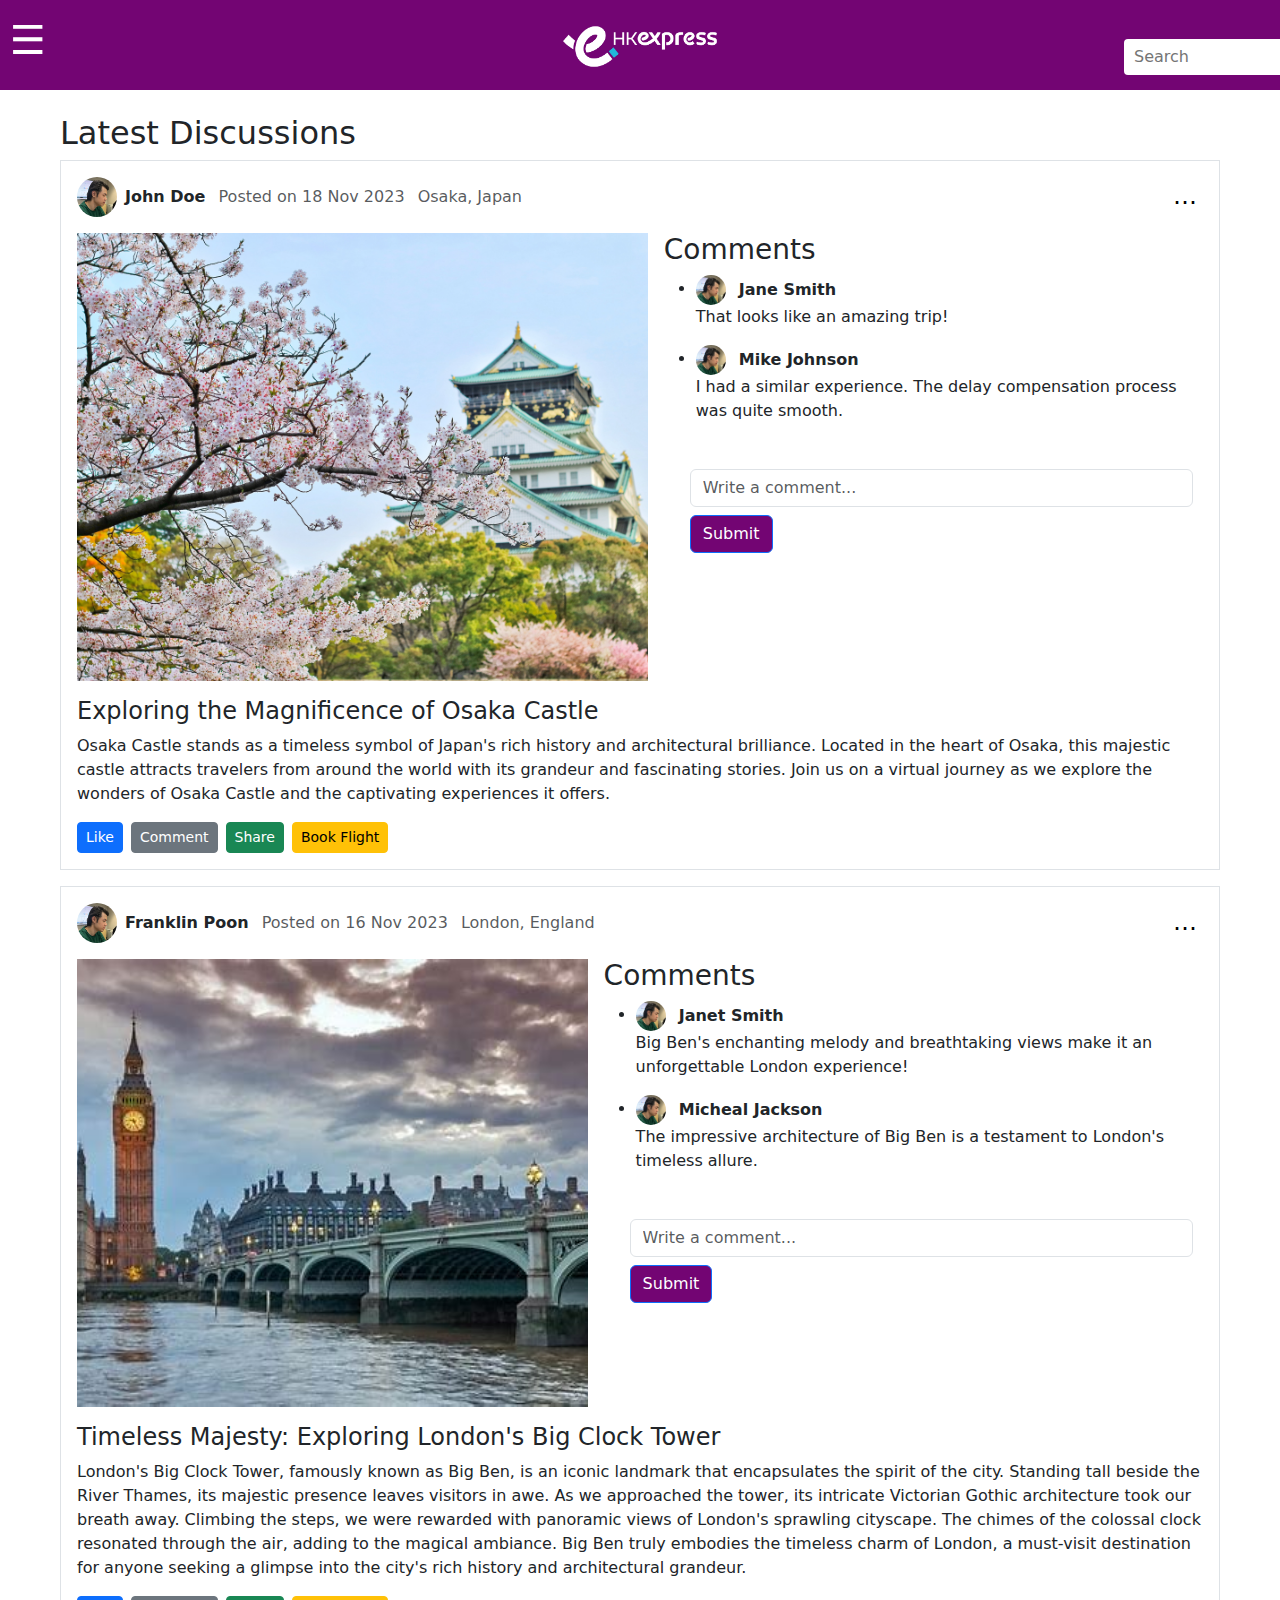
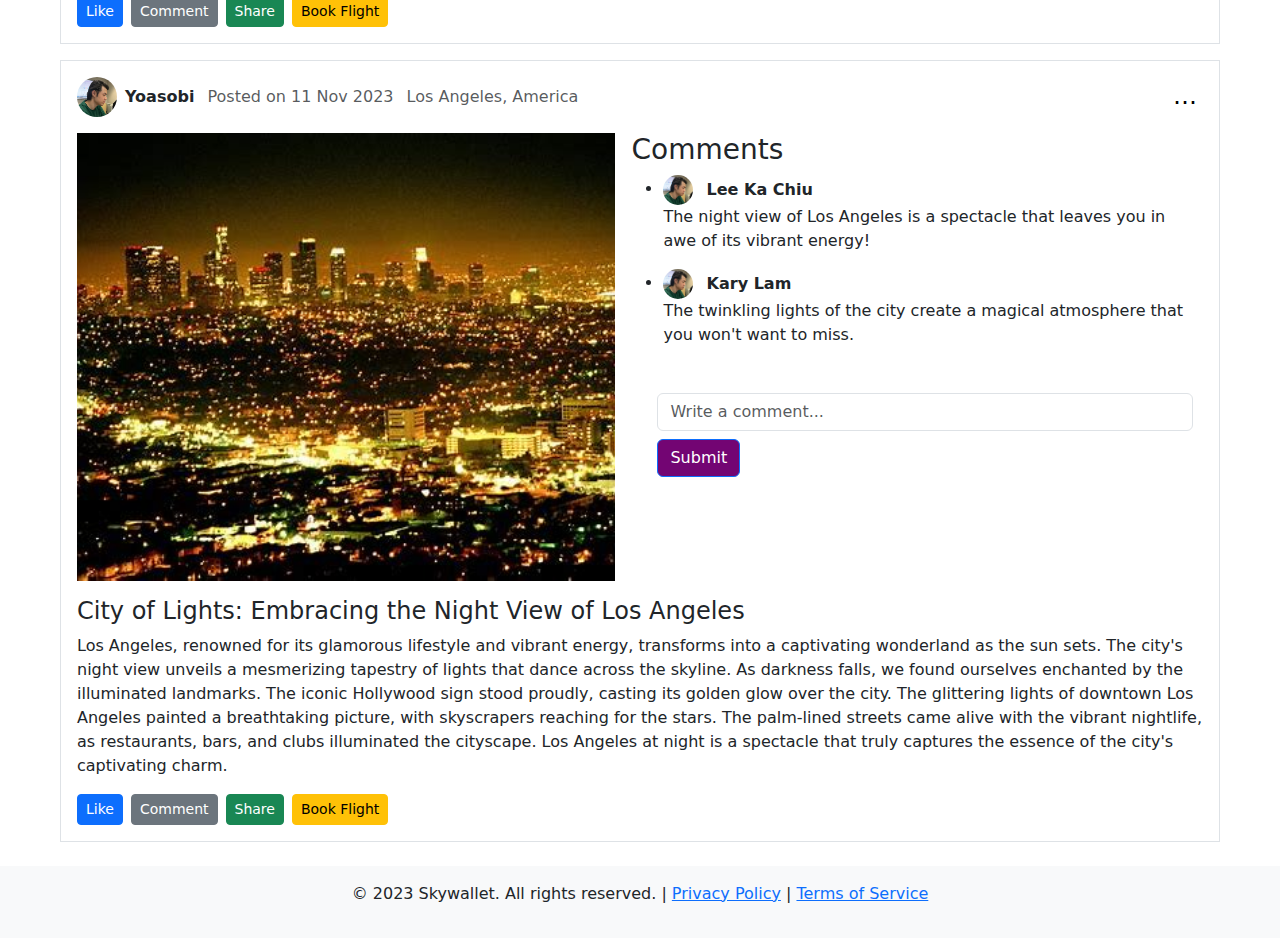
<file: public/index.html>
<!DOCTYPE html>
<html lang="en">
<head>
    <meta charset="UTF-8">
    <meta name="viewport" content="width=device-width, initial-scale=1.0">
    <title>HK Express Customer Forum</title>
    <link href="https://cdn.jsdelivr.net/npm/bootstrap@5.1.3/dist/css/bootstrap.min.css" rel="stylesheet">
    <link rel="stylesheet" href="../src/styles/main.css">
    <link rel="stylesheet" href="../src/styles/sidebar.css">
    <link href="https://cdnjs.cloudflare.com/ajax/libs/font-awesome/5.15.4/css/all.min.css" rel="stylesheet">
    <link rel="stylesheet" href="../src/styles/comment_section.css">
</head>
<body>
    <div class="toggle-button" id="toggleButton">&#9776;</div>
    <nav class="sidebar" id="sidebar">
        <ul>
            <li><a href="index.html" class="nav-link"><i class="fas fa-comments"></i> Forum</a></li>
            <li><a href="about.html" class="nav-link"><i class="fas fa-info-circle"></i> About</a></li>
            <li><a href="liked_post.html" class="nav-link"><i class="fas fa-heart"></i> Liked Posts</a></li>
            <li><a href="create_post.html" class="nav-link"><i class="fas fa-pen"></i> Create Post</a></li>
            <li class="active"><a href="rank.html" class="nav-link"><i class="fas fa-star"></i> Rank</a></li>
            <li><a href="chatbot.html" class="nav-link"><i class="fas fa-robot"></i> Chatbot</a></li>
            <li><a href="contact.html" class="nav-link"><i class="fas fa-envelope"></i> Contact Us</a></li>
        </ul>
    </nav>

    <header class="text-center p-4 header-black">
        <div class="container d-flex justify-content-between align-items-center"></div>
            <a href="https://www.hkexpress.com/zh-hk/?utm_source=google&utm_medium=paidsearch&gad_source=1&gclid=CjwKCAiAu9yqBhBmEiwAHTx5p8QAQpdoinN2Rg3JcKk1QZKlxifUMTWsedCQHCWiCemt1-p6A79J4RoCXR0QAvD_BwE" target="_blank">
                <img src="../src/components/images/HKE_Logo_EN_RGB_reversed.png" alt="HK Express" class="header-logo">
            </a>
            <span>
                <form class="header-search">
                    <input type="text" placeholder="Search">
                    <button type="submit">Go</button>
                </form>
            </span>
        </div>
    </header>
      
    <main class="container my-4">
        <section>
            <h2>Latest Discussions</h2>
            <div class="discussion border p-3 mb-3">
              <div class="d-flex justify-content-between mb-3">
                <div class="d-flex align-items-center">
                    <img src="../src/components/images/user_icon.jpeg" alt="User Icon" class="user-icon me-2" style="width: 40px; height: 40px; border-radius: 50%;">
                    <div>
                        <strong>John Doe</strong>
                        <span class="ms-2 text-muted">Posted on 18 Nov 2023</span>
                        <span class="ms-2 text-muted">Osaka, Japan</span>
                    </div>
                </div>
                <div class="position-relative">
                  <button class="more-options-button" aria-label="More options">&#8230;</button>
                  <div class="dropdown-menu" aria-labelledby="more-options-button">
                      <a class="dropdown-item" href="#">Report</a>
                      <a class="dropdown-item" href="#">Add to Favorite</a>
                      <a class="dropdown-item" href="#">Copy Link to...</a>
                      <a class="dropdown-item" href="#">About This Account</a>
                  </div>
                </div>
            </div>
            <div class="d-flex">
                <div>
                  <img src="../src/components/images/osaka.jpg" alt="Post Photo" class="img-fluid mb-3 post-photo" style="width: 55vw; min-width: 330px; height: 35vw; min-height: 330px;">
                </div>
                <div class="comment-section ms-3">
                    <h3>Comments</h3>
                    <ul id="commentList" class="comments-list">
                        <li class="comment">
                            <div class="comment-user">
                                <img src="../src/components/images/user_icon.jpeg" alt="User Icon" class="user-icon me-2" style="width: 30px; height: 30px; border-radius: 50%;">
                                <strong>Jane Smith</strong>
                            </div>
                            <p class="comment-text">That looks like an amazing trip!</p>
                        </li>
                        <li class="comment">
                            <div class="comment-user">
                                <img src="../src/components/images/user_icon.jpeg" alt="User Icon" class="user-icon me-2" style="width: 30px; height: 30px; border-radius: 50%;">
                                <strong>Mike Johnson</strong>
                            </div>
                            <p class="comment-text">I had a similar experience. The delay compensation process was quite smooth.</p>
                        </li>
                    </ul>
                    <div class="comment-form-container ms-3">
                        <form id="commentForm1" class="comment-form" onsubmit="submitComment(event)">
                            <input type="text" id="commentInput" class="form-control mt-3" placeholder="Write a comment...">
                            <button type="submit" class="btn btn-primary mt-2" style="background-color: rgb(115, 5, 115);">Submit</button>
                        </form>
                    </div>
                </div>
              </div>
              <h4>Exploring the Magnificence of Osaka Castle</h4>
              <p>Osaka Castle stands as a timeless symbol of Japan's rich history and architectural brilliance. Located in the heart of Osaka, this majestic castle attracts travelers from around the world with its grandeur and fascinating stories. Join us on a virtual journey as we explore the wonders of Osaka Castle and the captivating experiences it offers.</p>
              <div class="d-flex justify-content-start">
                  <button class="btn btn-primary btn-sm me-2">Like</button>
                  <button class="btn btn-secondary btn-sm me-2">Comment</button>
                  <button class="btn btn-success btn-sm me-2">Share</button>
                  <button class="btn btn-warning btn-sm" onclick="window.location.href='book-flight.html'">Book Flight</button>
              </div>
          </div>

          <div class="discussion border p-3 mb-3">
            <div class="d-flex justify-content-between mb-3">
              <div class="d-flex align-items-center">
                  <img src="../src/components/images/user_icon.jpeg" alt="User Icon" class="user-icon me-2" style="width: 40px; height: 40px; border-radius: 50%;">
                  <div>
                      <strong>Franklin Poon</strong>
                      <span class="ms-2 text-muted">Posted on 16 Nov 2023</span>
                      <span class="ms-2 text-muted">London, England</span>
                  </div>
              </div>
              <div class="position-relative">
                <button class="more-options-button" aria-label="More options">&#8230;</button>
                <div class="dropdown-menu" aria-labelledby="more-options-button">
                    <a class="dropdown-item" href="#">Report</a>
                    <a class="dropdown-item" href="#">Add to Favorite</a>
                    <a class="dropdown-item" href="#">Copy Link to...</a>
                    <a class="dropdown-item" href="#">About This Account</a>
                </div>
              </div>
          </div>
          <div class="d-flex">
              <div>
                <img src="../src/components/images/london.jpeg" alt="Post Photo" class="img-fluid mb-3 post-photo" style="width: 55vw; min-width: 330px; height: 35vw; min-height: 330px;">
              </div>
              <div class="comment-section ms-3">
                  <h3>Comments</h3>
                  <ul id="commentList" class="comments-list">
                      <li class="comment">
                          <div class="comment-user">
                              <img src="../src/components/images/user_icon.jpeg" alt="User Icon" class="user-icon me-2" style="width: 30px; height: 30px; border-radius: 50%;">
                              <strong>Janet Smith</strong>
                          </div>
                          <p class="comment-text">Big Ben's enchanting melody and breathtaking views make it an unforgettable London experience!</p>
                      </li>
                      <li class="comment">
                          <div class="comment-user">
                              <img src="../src/components/images/user_icon.jpeg" alt="User Icon" class="user-icon me-2" style="width: 30px; height: 30px; border-radius: 50%;">
                              <strong>Micheal Jackson</strong>
                          </div>
                          <p class="comment-text">The impressive architecture of Big Ben is a testament to London's timeless allure.</p>
                      </li>
                  </ul>
                  <div class="comment-form-container ms-3">
                      <form id="commentForm" class="comment-form" onsubmit="submitComment(event)">
                          <input type="text" id="commentInput" class="form-control mt-3" placeholder="Write a comment...">
                          <button type="submit" class="btn btn-primary mt-2" style="background-color: rgb(115, 5, 115);">Submit</button>
                      </form>
                  </div>
              </div>
            </div>
            <h4>Timeless Majesty: Exploring London's Big Clock Tower</h4>
            <p>London's Big Clock Tower, famously known as Big Ben, is an iconic landmark that encapsulates the spirit of the city. Standing tall beside the River Thames, its majestic presence leaves visitors in awe. As we approached the tower, its intricate Victorian Gothic architecture took our breath away. Climbing the steps, we were rewarded with panoramic views of London's sprawling cityscape. The chimes of the colossal clock resonated through the air, adding to the magical ambiance. Big Ben truly embodies the timeless charm of London, a must-visit destination for anyone seeking a glimpse into the city's rich history and architectural grandeur.</p>
            <div class="d-flex justify-content-start">
                <button class="btn btn-primary btn-sm me-2">Like</button>
                <button class="btn btn-secondary btn-sm me-2">Comment</button>
                <button class="btn btn-success btn-sm me-2">Share</button>
                <button class="btn btn-warning btn-sm" onclick="window.location.href='book-flight.html'">Book Flight</button>
            </div>
        </div>

        <div class="discussion border p-3 mb-3">
            <div class="d-flex justify-content-between mb-3">
              <div class="d-flex align-items-center">
                  <img src="../src/components/images/user_icon.jpeg" alt="User Icon" class="user-icon me-2" style="width: 40px; height: 40px; border-radius: 50%;">
                  <div>
                      <strong>Yoasobi</strong>
                      <span class="ms-2 text-muted">Posted on 11 Nov 2023</span>
                      <span class="ms-2 text-muted">Los Angeles, America</span>
                  </div>
              </div>
              <div class="position-relative">
                <button class="more-options-button" aria-label="More options">&#8230;</button>
                <div class="dropdown-menu" aria-labelledby="more-options-button">
                    <a class="dropdown-item" href="#">Report</a>
                    <a class="dropdown-item" href="#">Add to Favorite</a>
                    <a class="dropdown-item" href="#">Copy Link to...</a>
                    <a class="dropdown-item" href="#">About This Account</a>
                </div>
              </div>
          </div>
          <div class="d-flex">
              <div>
                <img src="../src/components/images/los_angeles.jpeg" alt="Post Photo" class="img-fluid mb-3 post-photo" style="width: 55vw; min-width: 330px; height: 35vw; min-height: 330px;">
              </div>
              <div class="comment-section ms-3">
                  <h3>Comments</h3>
                  <ul id="commentList" class="comments-list">
                      <li class="comment">
                          <div class="comment-user">
                              <img src="../src/components/images/user_icon.jpeg" alt="User Icon" class="user-icon me-2" style="width: 30px; height: 30px; border-radius: 50%;">
                              <strong>Lee Ka Chiu</strong>
                          </div>
                          <p class="comment-text">The night view of Los Angeles is a spectacle that leaves you in awe of its vibrant energy!</p>
                      </li>
                      <li class="comment">
                          <div class="comment-user">
                              <img src="../src/components/images/user_icon.jpeg" alt="User Icon" class="user-icon me-2" style="width: 30px; height: 30px; border-radius: 50%;">
                              <strong>Kary Lam</strong>
                          </div>
                          <p class="comment-text">The twinkling lights of the city create a magical atmosphere that you won't want to miss.</p>
                      </li>
                  </ul>
                  <div class="comment-form-container ms-3">
                      <form id="commentForm" class="comment-form" onsubmit="submitComment(event)">
                          <input type="text" id="commentInput" class="form-control mt-3" placeholder="Write a comment...">
                          <button type="submit" class="btn btn-primary mt-2" style="background-color: rgb(115, 5, 115);">Submit</button>
                      </form>
                  </div>
              </div>
            </div>
            <h4>City of Lights: Embracing the Night View of Los Angeles</h4>
            <p>Los Angeles, renowned for its glamorous lifestyle and vibrant energy, transforms into a captivating wonderland as the sun sets. The city's night view unveils a mesmerizing tapestry of lights that dance across the skyline. As darkness falls, we found ourselves enchanted by the illuminated landmarks. The iconic Hollywood sign stood proudly, casting its golden glow over the city. The glittering lights of downtown Los Angeles painted a breathtaking picture, with skyscrapers reaching for the stars. The palm-lined streets came alive with the vibrant nightlife, as restaurants, bars, and clubs illuminated the cityscape. Los Angeles at night is a spectacle that truly captures the essence of the city's captivating charm.</p>
            <div class="d-flex justify-content-start">
                <button class="btn btn-primary btn-sm me-2">Like</button>
                <button class="btn btn-secondary btn-sm me-2">Comment</button>
                <button class="btn btn-success btn-sm me-2">Share</button>
                <button class="btn btn-warning btn-sm" onclick="window.location.href='book-flight.html'">Book Flight</button>
            </div>
        </div>
        </section>
    </main>

    <footer class="text-center p-3 bg-light">
        <p>&copy; 2023 Skywallet. All rights reserved. | <a href="#">Privacy Policy</a> | <a href="#">Terms of Service</a></p>
    </footer>
    <script src="../src/components/comment.js"></script>
    <script src="../src/components/sidebar.js"></script>
    <script src="../src/components/backToTop.js"></script>
</body>
</html>
</file>
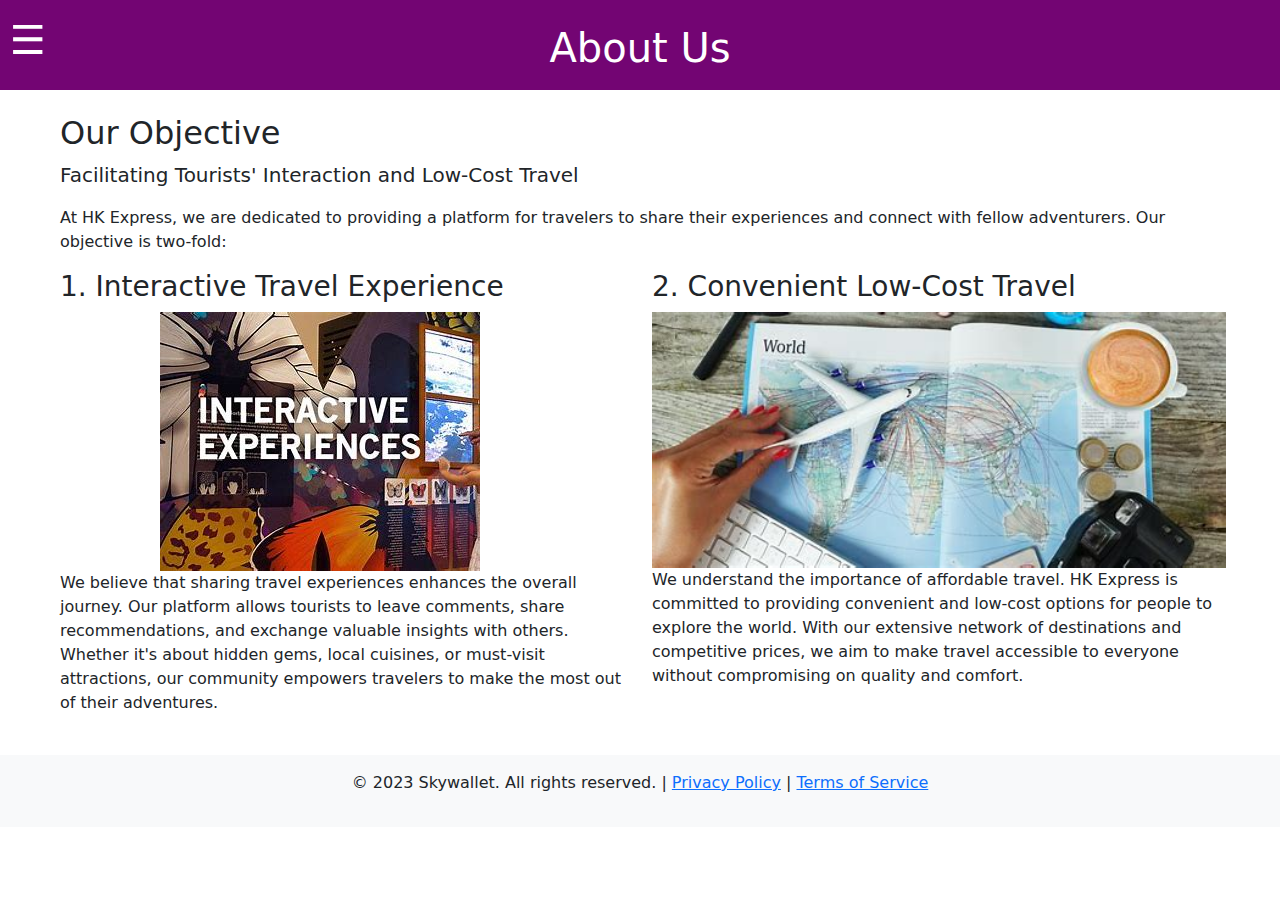
<file: public/about.html>
<!DOCTYPE html>
<html lang="en">
<head>
    <meta charset="UTF-8">
    <meta name="viewport" content="width=device-width, initial-scale=1.0">
    <title>About Us</title>
    <link href="https://cdn.jsdelivr.net/npm/bootstrap@5.1.3/dist/css/bootstrap.min.css" rel="stylesheet">
    <link rel="stylesheet" href="../src/styles/main.css">
    <link rel="stylesheet" href="../src/styles/sidebar.css">
    <link href="https://cdnjs.cloudflare.com/ajax/libs/font-awesome/5.15.4/css/all.min.css" rel="stylesheet">
    <link rel="stylesheet" href="../src/styles/comment_section.css">
</head>
<body>
    <div class="toggle-button" id="toggleButton">&#9776;</div>
    <nav class="sidebar" id="sidebar">
        <ul>
            <li><a href="index.html" class="nav-link"><i class="fas fa-comments"></i> Forum</a></li>
            <li><a href="about.html" class="nav-link"><i class="fas fa-info-circle"></i> About</a></li>
            <li><a href="liked_post.html" class="nav-link"><i class="fas fa-heart"></i> Liked Posts</a></li>
            <li><a href="create_post.html" class="nav-link"><i class="fas fa-pen"></i> Create Post</a></li>
            <li class="active"><a href="rank.html" class="nav-link"><i class="fas fa-star"></i> Rank</a></li>
            <li><a href="contact.html" class="nav-link"><i class="fas fa-envelope"></i> Contact Us</a></li>
        </ul>
    </nav>

    <header class="text-white text-center p-4 header-black">
      <h1>About Us</h1>
    </header>
    <main class="container my-4">
        <section>
            <h2>Our Objective</h2>
            <p class="lead">Facilitating Tourists' Interaction and Low-Cost Travel</p>
            <p>
                At HK Express, we are dedicated to providing a platform for travelers to share their experiences and connect with fellow adventurers. Our objective is two-fold:
            </p>
            <div class="row">
                <div class="col-md-6">
                    <h3>1. Interactive Travel Experience</h3>
                    <img src="../src/components/images/interactive_travel.jpeg" style="margin-left: 100px;">
                    <p>
                        We believe that sharing travel experiences enhances the overall journey. Our platform allows tourists to leave comments, share recommendations, and exchange valuable insights with others. Whether it's about hidden gems, local cuisines, or must-visit attractions, our community empowers travelers to make the most out of their adventures.
                    </p>
                </div>
                <div class="col-md-6">
                    <h3>2. Convenient Low-Cost Travel</h3>
                    <img src="../src/components/images/low_cost_travel.jpeg" style=" height: 256px;">
                    <p>
                        We understand the importance of affordable travel. HK Express is committed to providing convenient and low-cost options for people to explore the world. With our extensive network of destinations and competitive prices, we aim to make travel accessible to everyone without compromising on quality and comfort.
                    </p>
                </div>
            </div>
        </section>
    </main>

    <footer class="text-center p-3 bg-light">
        <p>&copy; 2023 Skywallet. All rights reserved. | <a href="#">Privacy Policy</a> | <a href="#">Terms of Service</a></p>
    </footer>
    <script src="../src/components/comment.js"></script>
    <script src="../src/components/sidebar.js"></script>
</body>
</html>
</file>
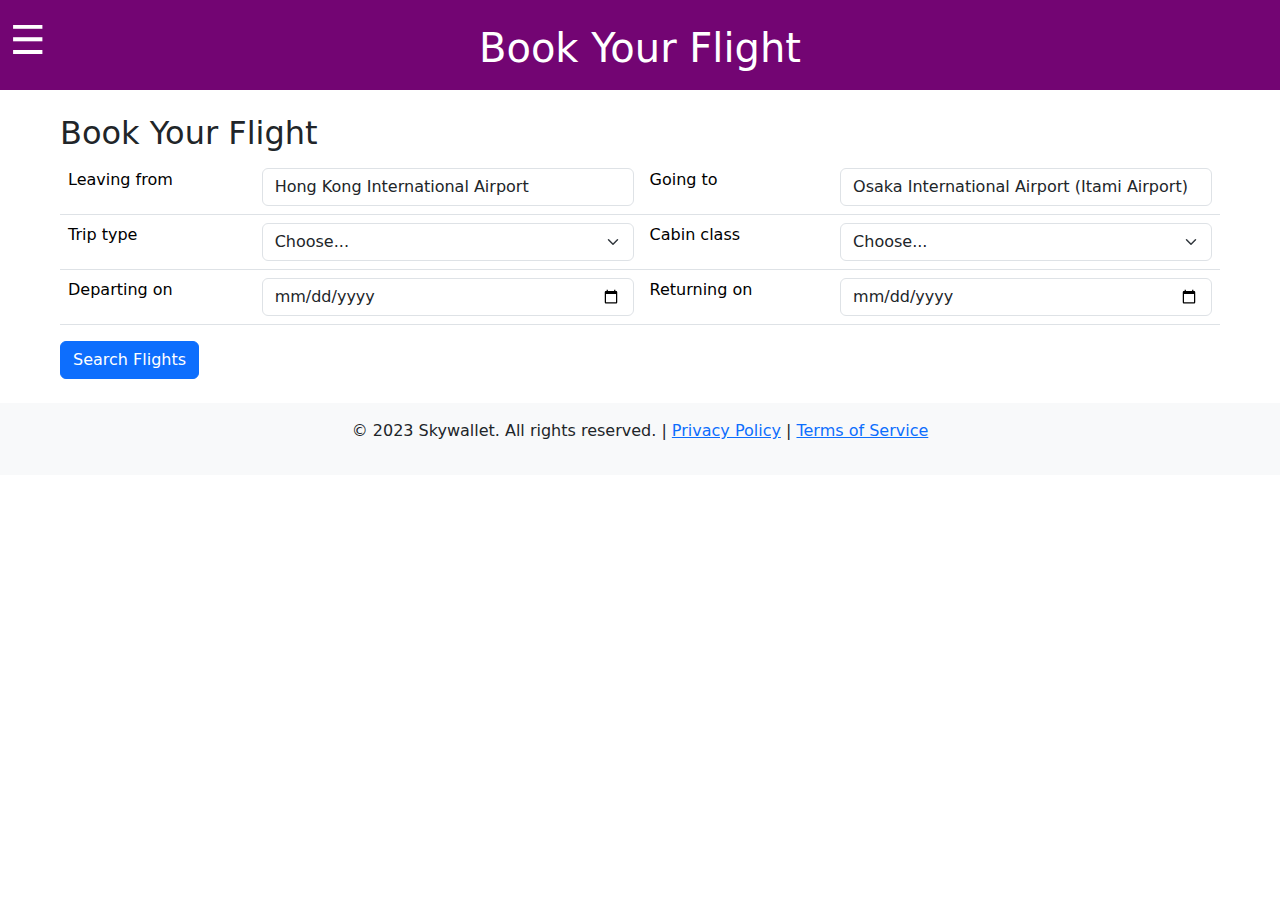
<file: public/book-flight.html>
<!DOCTYPE html>
<html lang="en">
<head>
    <meta charset="UTF-8">
    <meta name="viewport" content="width=device-width, initial-scale=1.0">
    <title>Book Flight - HK Express Customer Forum</title>
    <link href="https://cdn.jsdelivr.net/npm/bootstrap@5.1.3/dist/css/bootstrap.min.css" rel="stylesheet">
    <link rel="stylesheet" href="../src/styles/main.css">
    <link rel="stylesheet" href="../src/styles/sidebar.css">
    <link href="https://cdnjs.cloudflare.com/ajax/libs/font-awesome/5.15.4/css/all.min.css" rel="stylesheet">
    <link rel="stylesheet" href="../src/styles/comment_section.css">
</head>
<body>
    <div class="toggle-button" id="toggleButton">&#9776;</div>
    <nav class="sidebar" id="sidebar">
        <ul>
            <li><a href="index.html" class="nav-link"><i class="fas fa-comments"></i> Forum</a></li>
            <li><a href="about.html" class="nav-link"><i class="fas fa-info-circle"></i> About</a></li>
            <li><a href="liked_post.html" class="nav-link"><i class="fas fa-heart"></i> Liked Posts</a></li>
            <li><a href="create_post.html" class="nav-link"><i class="fas fa-pen"></i> Create Post</a></li>
            <li class="active"><a href="rank.html" class="nav-link"><i class="fas fa-star"></i> Rank</a></li>
            <li><a href="contact.html" class="nav-link"><i class="fas fa-envelope"></i> Contact Us</a></li>
        </ul>
    </nav>

    <header class="text-white text-center p-4 header-black">
        <h1>Book Your Flight</h1>
    </header>

    <main class="container my-4">
        <section>
            <h2>Book Your Flight</h2>
            <form>
                <table class="table">
                    <tbody>
                        <tr>
                            <td>Leaving from</td>
                            <td><input type="text" class="form-control" placeholder="City or Airport" value="Hong Kong International Airport"></td>
                            <td>Going to</td>
                            <td><input type="text" class="form-control" placeholder="City or Airport" value="Osaka International Airport (Itami Airport)"></td>
                        </tr>
                        <tr>
                            <td>Trip type</td>
                            <td>
                                <select class="form-select">
                                    <option selected>Choose...</option>
                                    <option value="one-way">One-way</option>
                                    <option value="round-trip">Round-trip</option>
                                    <option value="multi-city">Multi-city</option>
                                </select>
                            </td>
                            <td>Cabin class</td>
                            <td>
                                <select class="form-select">
                                    <option selected>Choose...</option>
                                    <option value="economy">Economy</option>
                                    <option value="business">Business</option>
                                    <option value="first-class">First Class</option>
                                </select>
                            </td>
                        </tr>
                        <tr>
                            <td>Departing on</td>
                            <td><input type="date" class="form-control"></td>
                            <td>Returning on</td>
                            <td><input type="date" class="form-control"></td>
                        </tr>
                    </tbody>
                </table>
                <button type="submit" class="btn btn-primary">Search Flights</button>
            </form>
        </section>
    </main>

    <footer class="text-center p-3 bg-light">
        <p>&copy; 2023 Skywallet. All rights reserved. | <a href="#">Privacy Policy</a> | <a href="#">Terms of Service</a></p>
    </footer>

    <script src="../src/components/sidebar.js"></script>
</body>
</html>
</file>
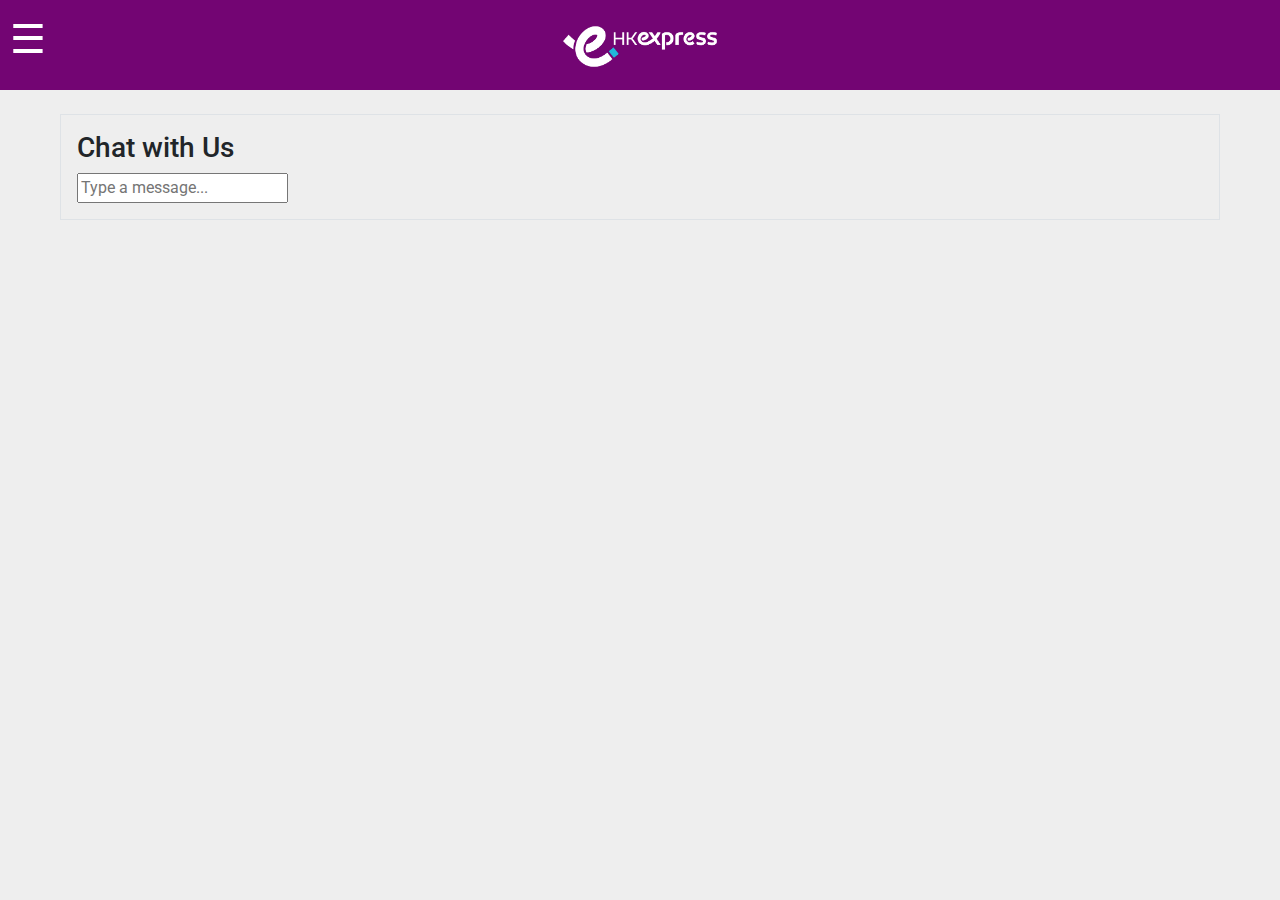
<file: public/chatbot.html>
<!DOCTYPE html>
<html lang="en">
    <head>
        <meta charset="UTF-8">
        <meta name="viewport" content="width=device-width, initial-scale=1.0">
        <title>HK Express Customer Forum - Contact Us</title>
        <link href="https://cdn.jsdelivr.net/npm/bootstrap@5.1.3/dist/css/bootstrap.min.css" rel="stylesheet">
        <link rel="stylesheet" href="../src/styles/main.css">
        <link rel="stylesheet" href="../src/styles/sidebar.css">
        <link href="https://cdnjs.cloudflare.com/ajax/libs/font-awesome/5.15.4/css/all.min.css" rel="stylesheet">
        
        <link rel="stylesheet" href="../src/styles/chatbot.css">
    </head>
    
<body>
    <div class="toggle-button" id="toggleButton">&#9776;</div>
    <nav class="sidebar" id="sidebar">
        <ul>
            <li><a href="index.html" class="nav-link"><i class="fas fa-comments"></i> Forum</a></li>
            <li><a href="about.html" class="nav-link"><i class="fas fa-info-circle"></i> About</a></li>
            <li><a href="liked_post.html" class="nav-link"><i class="fas fa-heart"></i> Liked Posts</a></li>
            <li><a href="create_post.html" class="nav-link"><i class="fas fa-pen"></i> Create Post</a></li>
            <li class="active"><a href="rank.html" class="nav-link"><i class="fas fa-star"></i> Rank</a></li>
            <li><a href="contact.html" class="nav-link"><i class="fas fa-envelope"></i> Contact Us</a></li>
        </ul>
    </nav>
    

    <header class="text-center p-4 header-black">
        <a href="https://www.hkexpress.com/zh-hk/?utm_source=google&utm_medium=paidsearch&gad_source=1&gclid=CjwKCAiAu9yqBhBmEiwAHTx5p8QAQpdoinN2Rg3JcKk1QZKlxifUMTWsedCQHCWiCemt1-p6A79J4RoCXR0QAvD_BwE" target="_blank">
          <img src="../src/components/images/HKE_Logo_EN_RGB_reversed.png" alt="HK Express" class="header-logo">
        </a>
    </header>
    
    <main class="container my-4">
        <section>
            
        </section>
        <section class="chat-box border p-3 my-3">
            <h3>Chat with Us</h3>
            <div class="chat-output"></div>
            <input type="text" class="chat-input" placeholder="Type a message...">
        </section>
      </main>
      <script src="https://ajax.googleapis.com/ajax/libs/jquery/3.5.1/jquery.min.js"></script>
    <script src="../src/components/sidebar.js"></script>
    <script>
        $(document).ready(function () {
            $('.chat-input').on('keydown', function (e) {
            if (e.keyCode == 13 && $(this).val()) {  // Enter key pressed and input field is not empty
                const message = $(this).val();
                $(this).val('');
                $('.chat-output').append(`<p>You: ${message}</p>`);  // Display user's message
                
                $.ajax({
                    url: '/run_script',
                    type: 'POST',
                    data: JSON.stringify({ 'query': message }),
                    contentType: 'application/json;charset=UTF-8',
                    success: function (response) {
                        $('.chat-output').append(`<p>Bot: ${response.response}</p>`);  // Display bot's response
                    },
                    error: function (error) {
                        console.error(error);
                    }
            });
        }
    });
});
    </script>
</body>
</html>
</file>
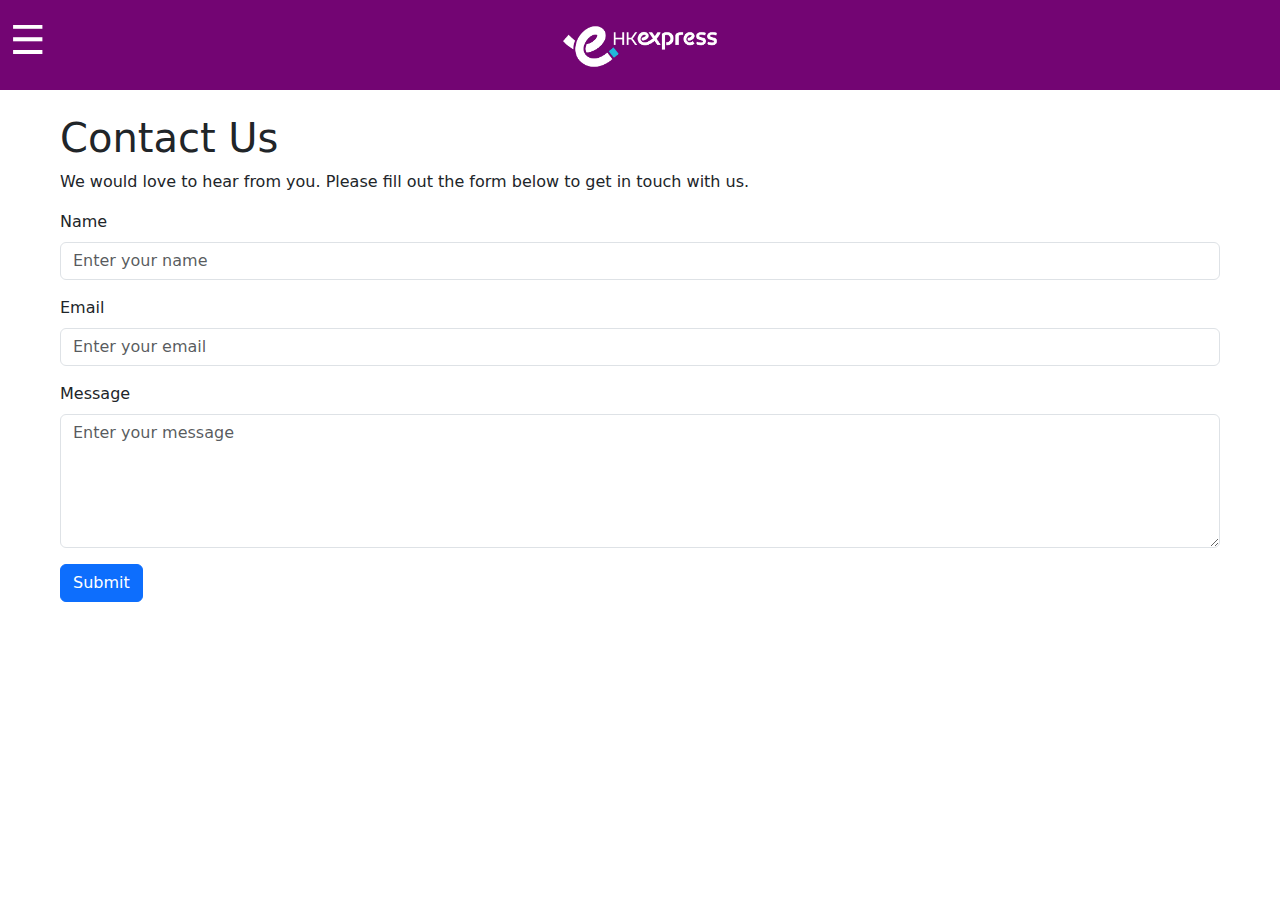
<file: public/contact.html>
<!DOCTYPE html>
<html lang="en">
<head>
    <meta charset="UTF-8">
    <meta name="viewport" content="width=device-width, initial-scale=1.0">
    <title>HK Express Customer Forum - Contact Us</title>
    <link href="https://cdn.jsdelivr.net/npm/bootstrap@5.1.3/dist/css/bootstrap.min.css" rel="stylesheet">
    <link rel="stylesheet" href="../src/styles/main.css">
    <link rel="stylesheet" href="../src/styles/sidebar.css">
    <link href="https://cdnjs.cloudflare.com/ajax/libs/font-awesome/5.15.4/css/all.min.css" rel="stylesheet">
    <link rel="stylesheet" href="../src/styles/comment_section.css">
</head>
<body>
    <div class="toggle-button" id="toggleButton">&#9776;</div>
    <nav class="sidebar" id="sidebar">
        <ul>
            <li><a href="index.html" class="nav-link"><i class="fas fa-comments"></i> Forum</a></li>
            <li><a href="about.html" class="nav-link"><i class="fas fa-info-circle"></i> About</a></li>
            <li><a href="liked_post.html" class="nav-link"><i class="fas fa-heart"></i> Liked Posts</a></li>
            <li><a href="create_post.html" class="nav-link"><i class="fas fa-pen"></i> Create Post</a></li>
            <li class="active"><a href="rank.html" class="nav-link"><i class="fas fa-star"></i> Rank</a></li>
            <li><a href="contact.html" class="nav-link"><i class="fas fa-envelope"></i> Contact Us</a></li>
        </ul>
    </nav>
    
    <header class="text-center p-4 header-black">
        <a href="https://www.hkexpress.com/zh-hk/?utm_source=google&utm_medium=paidsearch&gad_source=1&gclid=CjwKCAiAu9yqBhBmEiwAHTx5p8QAQpdoinN2Rg3JcKk1QZKlxifUMTWsedCQHCWiCemt1-p6A79J4RoCXR0QAvD_BwE" target="_blank">
          <img src="../src/components/images/HKE_Logo_EN_RGB_reversed.png" alt="HK Express" class="header-logo">
        </a>
    </header>
    
    <main class="container my-4">
        <section>
            <h1>Contact Us</h1>
            <p>
                We would love to hear from you. Please fill out the form below to get in touch with us.
            </p>
            
            <form>
                <div class="mb-3">
                    <label for="name" class="form-label">Name</label>
                    <input type="text" class="form-control" id="name" placeholder="Enter your name" required>
                </div>
                <div class="mb-3">
                    <label for="email" class="form-label">Email</label>
                    <input type="email" class="form-control" id="email" placeholder="Enter your email" required>
                </div>
                <div class="mb-3">
                    <label for="message" class="form-label">Message</label>
                    <textarea class="form-control" id="message" rows="5" placeholder="Enter your message" required></textarea>
                </div>
                <button type="submit" class="btn btn-primary">Submit</button>
            </form>
        </section>
    </main>
    <script src="../src/components/sidebar.js"></script>
</body>
</html>
</file>
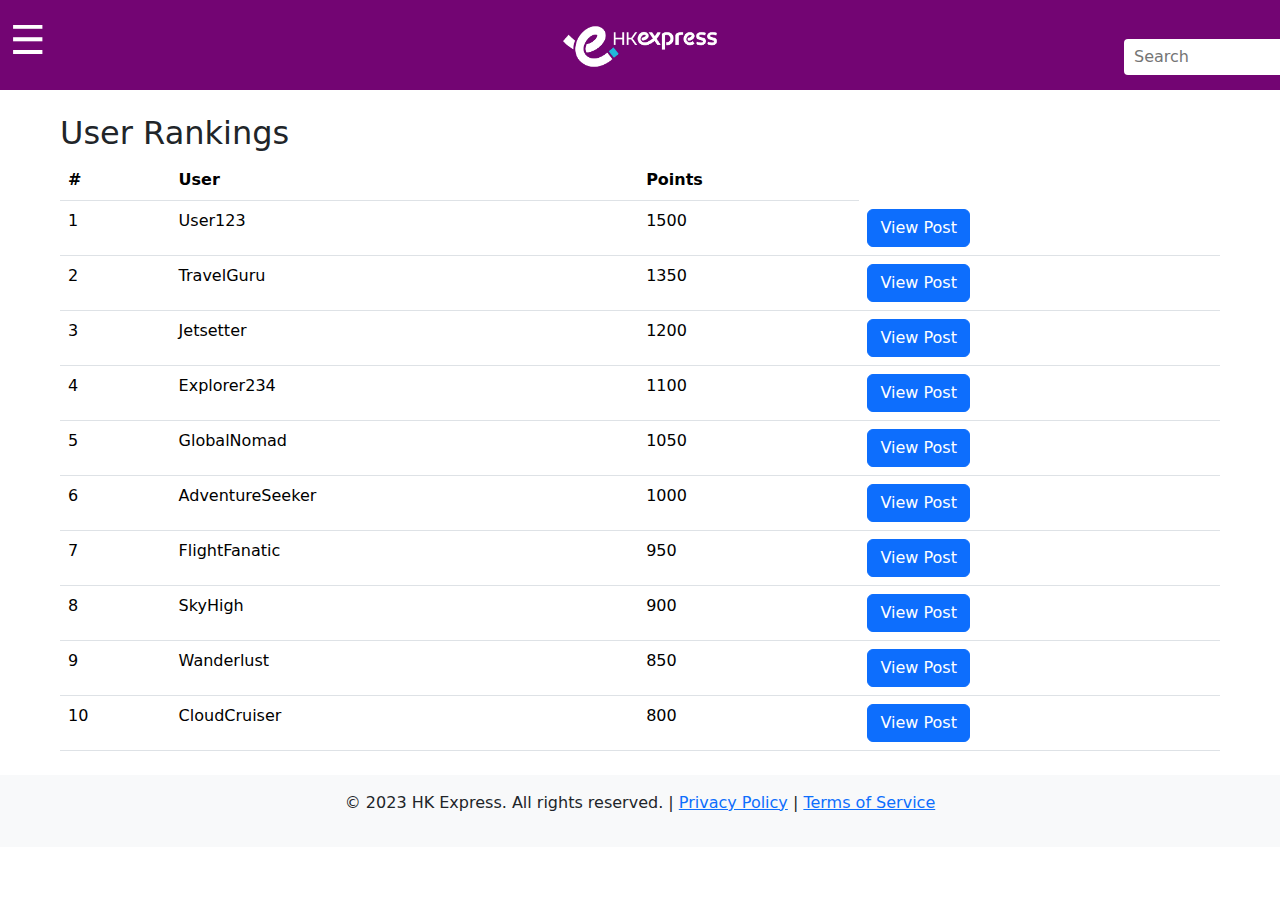
<file: public/rank.html>
<!DOCTYPE html>
<html lang="en">
<head>
    <meta charset="UTF-8">
    <meta name="viewport" content="width=device-width, initial-scale=1.0">
    <title>HK Express Customer Forum - Rankings</title>
    <link href="https://cdn.jsdelivr.net/npm/bootstrap@5.1.3/dist/css/bootstrap.min.css" rel="stylesheet">
    <link rel="stylesheet" href="../src/styles/main.css">
    <link rel="stylesheet" href="../src/styles/sidebar.css">
    <link href="https://cdnjs.cloudflare.com/ajax/libs/font-awesome/5.15.4/css/all.min.css" rel="stylesheet">
</head>
<body>
    <div class="toggle-button" id="toggleButton">&#9776;</div>
    <nav class="sidebar" id="sidebar">
        <ul>
            <li><a href="index.html" class="nav-link"><i class="fas fa-comments"></i> Forum</a></li>
            <li><a href="about.html" class="nav-link"><i class="fas fa-info-circle"></i> About</a></li>
            <li><a href="liked_post.html" class="nav-link"><i class="fas fa-heart"></i> Liked Posts</a></li>
            <li><a href="create_post.html" class="nav-link"><i class="fas fa-pen"></i> Create Post</a></li>
            <li class="active"><a href="rank.html" class="nav-link"><i class="fas fa-star"></i> Rank</a></li>
            <li><a href="contact.html" class="nav-link"><i class="fas fa-envelope"></i> Contact Us</a></li>
        </ul>
    </nav>

    <header class="text-center p-4 header-black">
        <div class="container d-flex justify-content-between align-items-center"></div>
            <a href="https://www.hkexpress.com/zh-hk/?utm_source=google&utm_medium=paidsearch&gad_source=1&gclid=CjwKCAiAu9yqBhBmEiwAHTx5p8QAQpdoinN2Rg3JcKk1QZKlxifUMTWsedCQHCWiCemt1-p6A79J4RoCXR0QAvD_BwE" target="_blank">
                <img src="../src/components/images/HKE_Logo_EN_RGB_reversed.png" alt="HK Express" class="header-logo">
            </a>
            <span>
                <form class="header-search">
                    <input type="text" placeholder="Search">
                    <button type="submit">Go</button>
                </form>
            </span>
        </div>
    </header>

    <main class="container my-4">
        <section>
            <h2>User Rankings</h2>
            <div class="ranking-table">
                <table class="table">
                    <thead>
                        <tr>
                            <th scope="col">#</th>
                            <th scope="col">User</th>
                            <th scope="col">Points</th>
                        </tr>
                    </thead>
                    <tbody>
                        <tr>
                            <td>1</td>
                            <td>User123</td>
                            <td>1500</td>
                            <td><button id="viewPostButton" class="btn btn-primary" onclick="location.href='user123.html'">View Post</button></td>
                        </tr>
                        <tr>
                            <td>2</td>
                            <td>TravelGuru</td>
                            <td>1350</td>
                            <td><button class="btn btn-primary">View Post</button></td>
                        </tr>
                        <tr>
                            <td>3</td>
                            <td>Jetsetter</td>
                            <td>1200</td>
                            <td><button class="btn btn-primary">View Post</button></td>
                        </tr>
                        <tr>
                            <td>4</td>
                            <td>Explorer234</td>
                            <td>1100</td>
                            <td><button class="btn btn-primary">View Post</button></td>
                        </tr>
                        <tr>
                            <td>5</td>
                            <td>GlobalNomad</td>
                            <td>1050</td>
                            <td><button class="btn btn-primary">View Post</button></td>
                        </tr>
                        <tr>
                            <td>6</td>
                            <td>AdventureSeeker</td>
                            <td>1000</td>
                            <td><button class="btn btn-primary">View Post</button></td>
                        </tr>
                        <tr>
                            <td>7</td>
                            <td>FlightFanatic</td>
                            <td>950</td>
                            <td><button class="btn btn-primary">View Post</button></td>
                        </tr>
                        <tr>
                            <td>8</td>
                            <td>SkyHigh</td>
                            <td>900</td>
                            <td><button class="btn btn-primary">View Post</button></td>
                        </tr>
                        <tr>
                            <td>9</td>
                            <td>Wanderlust</td>
                            <td>850</td>
                            <td><button class="btn btn-primary">View Post</button></td>
                        </tr>
                        <tr>
                            <td>10</td>
                            <td>CloudCruiser</td>
                            <td>800</td>
                            <td><button class="btn btn-primary">View Post</button></td>
                        </tr>
                    </tbody>
                    
                    
                </table>
            </div>
        </section>
    </main>

    <footer class="text-center p-3 bg-light">
        <p>&copy; 2023 HK Express. All rights reserved. | <a href="#">Privacy Policy</a> | <a href="#">Terms of Service</a></p>
    </footer>

    <script src="../src/components/sidebar.js"></script>
</body>
</html>
</file>
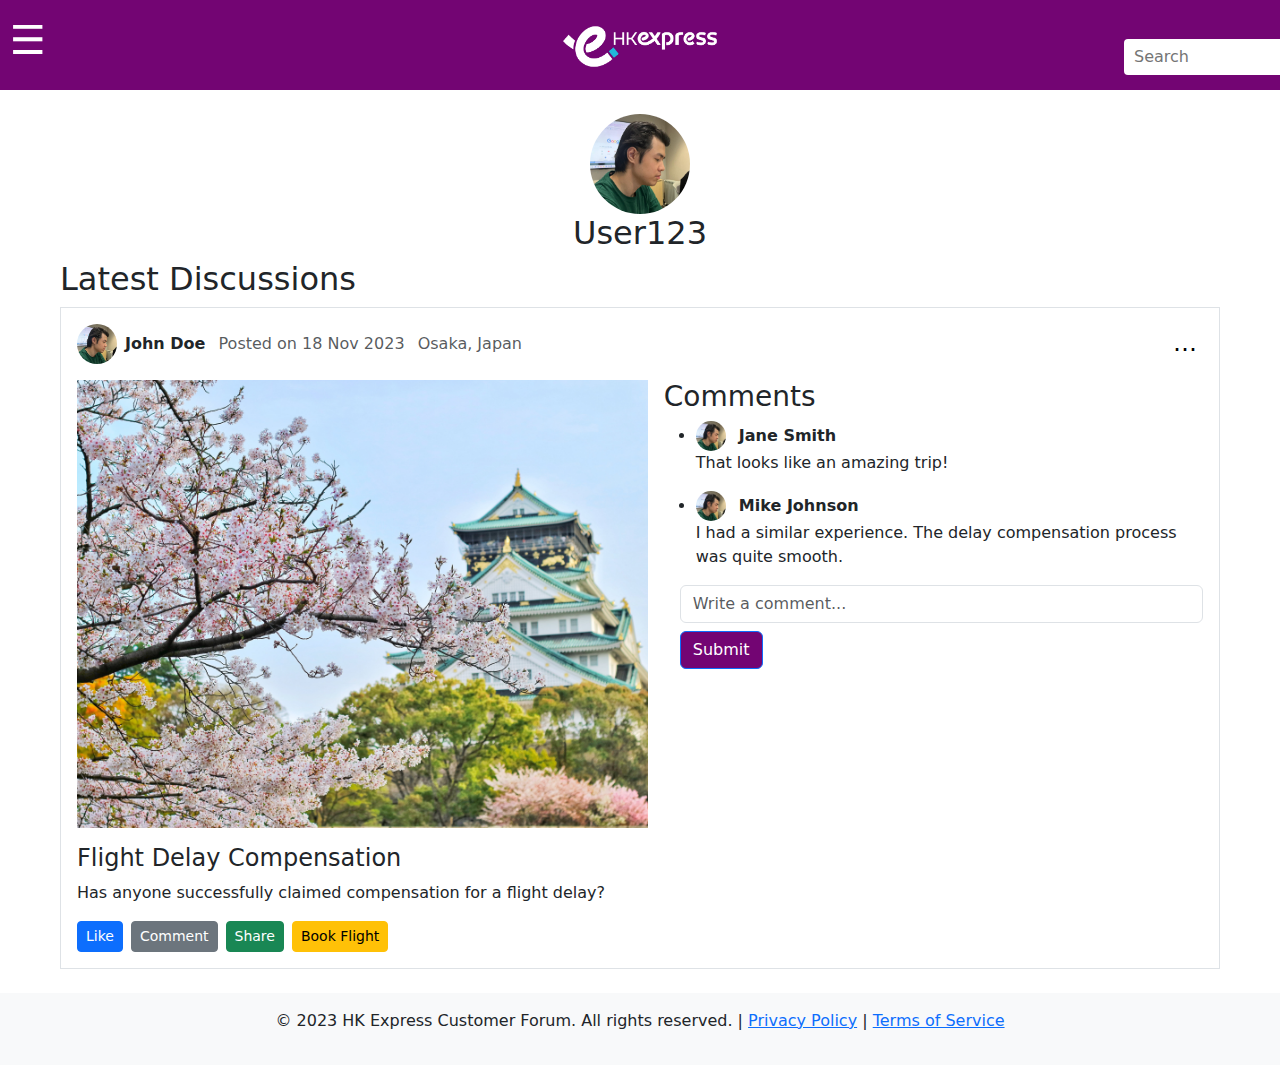
<file: public/user123.html>
<!DOCTYPE html>
<html lang="en">
<head>
    <meta charset="UTF-8">
    <meta name="viewport" content="width=device-width, initial-scale=1.0">
    <title>User Profile - HK Express Customer Forum</title>
    <link href="https://cdn.jsdelivr.net/npm/bootstrap@5.1.3/dist/css/bootstrap.min.css" rel="stylesheet">
    <link rel="stylesheet" href="../src/styles/main.css">
    <link rel="stylesheet" href="../src/styles/sidebar.css">
    <link href="https://cdnjs.cloudflare.com/ajax/libs/font-awesome/5.15.4/css/all.min.css" rel="stylesheet">
</head>
<body>
    <div class="toggle-button" id="toggleButton">&#9776;</div>
    <nav class="sidebar" id="sidebar">
        <ul>
            <li><a href="index.html" class="nav-link"><i class="fas fa-comments"></i> Forum</a></li>
            <li><a href="about.html" class="nav-link"><i class="fas fa-info-circle"></i> About</a></li>
            <li><a href="liked_post.html" class="nav-link"><i class="fas fa-heart"></i> Liked Posts</a></li>
            <li><a href="create_post.html" class="nav-link"><i class="fas fa-pen"></i> Create Post</a></li>
            <li class="active"><a href="rank.html" class="nav-link"><i class="fas fa-star"></i> Rank</a></li>
            <li><a href="contact.html" class="nav-link"><i class="fas fa-envelope"></i> Contact Us</a></li>
        </ul>
    </nav>

    <header class="text-center p-4 header-black">
        <div class="container d-flex justify-content-between align-items-center"></div>
            <a href="https://www.hkexpress.com/zh-hk/?utm_source=google&utm_medium=paidsearch&gad_source=1&gclid=CjwKCAiAu9yqBhBmEiwAHTx5p8QAQpdoinN2Rg3JcKk1QZKlxifUMTWsedCQHCWiCemt1-p6A79J4RoCXR0QAvD_BwE" target="_blank">
                <img src="../src/components/images/HKE_Logo_EN_RGB_reversed.png" alt="HK Express" class="header-logo">
            </a>
            <span>
                <form class="header-search">
                    <input type="text" placeholder="Search">
                    <button type="submit">Go</button>
                </form>
            </span>
        </div>
    </header>
    <main class="container my-4">
        <section class="user-profile">
            <div class="user-info text-center">
                <img src="../src/components/images/user_icon.jpeg" alt="User Icon" class="user-icon" style="width: 100px; height: 100px; border-radius: 50%;">
                <h2>User123</h2>
            </div>
        </section>

        <section>
            <h2>Latest Discussions</h2>

            <div class="discussion border p-3 mb-3">
              <div class="d-flex justify-content-between mb-3">
                <div class="d-flex align-items-center">
                    <img src="../src/components/images/user_icon.jpeg" alt="User Icon" class="user-icon me-2" style="width: 40px; height: 40px; border-radius: 50%;">
                    <div>
                        <strong>John Doe</strong>
                        <span class="ms-2 text-muted">Posted on 18 Nov 2023</span>
                        <span class="ms-2 text-muted">Osaka, Japan</span>
                    </div>
                </div>

                <div class="position-relative">
                  <button class="more-options-button" aria-label="More options">&#8230;</button>
                  
                  <div class="dropdown-menu" aria-labelledby="more-options-button">
                      <a class="dropdown-item" href="#">Report</a>
                      <a class="dropdown-item" href="#">Add to Favorite</a>
                      <a class="dropdown-item" href="#">Copy Link to...</a>
                      <a class="dropdown-item" href="#">About This Account</a>
                  </div>
                </div>

            </div>
              <div class="d-flex">
                <div>
                  <img src="../src/components/images/osaka.jpg" alt="Post Photo" class="img-fluid mb-3 post-photo" style="width: 55vw; min-width: 330px; height: 35vw; min-height: 330px;"> <!-- Post photo image -->
                </div>
                <div class="comment-section ms-3">
                    <h3>Comments</h3>
                    <ul id="commentList" class="comments-list">
                        <li class="comment">
                            <div class="comment-user">
                                <img src="../src/components/images/user_icon.jpeg" alt="User Icon" class="user-icon me-2" style="width: 30px; height: 30px; border-radius: 50%;">
                                <strong>Jane Smith</strong>
                            </div>
                            <p class="comment-text">That looks like an amazing trip!</p>
                        </li>
                        <li class="comment">
                            <div class="comment-user">
                                <img src="../src/components/images/user_icon.jpeg" alt="User Icon" class="user-icon me-2" style="width: 30px; height: 30px; border-radius: 50%;">
                                <strong>Mike Johnson</strong>
                            </div>
                            <p class="comment-text">I had a similar experience. The delay compensation process was quite smooth.</p>
                        </li>
                    </ul>
                    <div class="comment-form-container ms-3">
                        <form id="commentForm" class="comment-form" onsubmit="submitComment(event)">
                            <input type="text" id="commentInput" class="form-control mt-3" placeholder="Write a comment...">
                            <button type="submit" class="btn btn-primary mt-2" style="background-color: rgb(115, 5, 115);">Submit</button>
                        </form>
                    </div>
                </div>
              </div>

              <h4>Flight Delay Compensation</h4>
              <p>Has anyone successfully claimed compensation for a flight delay?</p>
          
              <div class="d-flex justify-content-start">
                  <button class="btn btn-primary btn-sm me-2">Like</button>
                  <button class="btn btn-secondary btn-sm me-2">Comment</button>
                  <button class="btn btn-success btn-sm me-2">Share</button>
                  <button class="btn btn-warning btn-sm" onclick="window.location.href='book-flight.html'">Book Flight</button>
              </div>
          </div>
        </section>

    </main>

    <footer class="text-center p-3 bg-light">
        <p>&copy; 2023 HK Express Customer Forum. All rights reserved. | <a href="#">Privacy Policy</a> | <a href="#">Terms of Service</a></p>
    </footer>

    <script src="../src/components/sidebar.js"></script>
</body>
</html>
</file>
<file: src/styles/main.css>
body {
  margin: 0;
  padding: 0;
}

main {
  margin-left: 200px;
  padding: 20px;
}

.post-photo {
  width: 300px;
  height: 200px;
  object-fit: cover;
}

.header-black {
  background-color: rgb(115, 5, 115);
}

.more-options-button {
  border: none; /* Removes default button border */
  background: transparent; /* Makes button background transparent */
  font-size: 24px; /* Adjust size of the dots */
  cursor: pointer; /* Changes cursor to pointer on hover */
}

/* Style for the dropdown menu */
.dropdown-menu {
  display: none;
  position: absolute;
  top: 100%; /* Position below the button */
  right: 0; /* Align to the right of the button */
  z-index: 1000; /* Ensure it's on top */
  background-color: #f9f9f9;
  border: 1px solid #ccc;
  border-radius: 4px;
  box-shadow: 0 2px 5px rgba(0, 0, 0, 0.15);
  padding: 5px 0;
}

/* Style for each item in the dropdown */
.dropdown-item {
  padding: 8px 15px;
  text-decoration: none;
  display: block;
  color: #333;
  cursor: pointer;
}

.dropdown-item:hover {
  background-color: #e9e9e9;
}

/* Show the dropdown menu when hovering over the button */
.more-options-button:hover + .dropdown-menu,
.dropdown-menu:hover {
  display: block;
}

.header-logo {
  width: auto; /* Adjust the width as needed */
  height: 65px; /* This maintains the aspect ratio */
  margin-top: -10px;
}

header {
  height: 90px;
}

.container {
  max-width: 1200px;
  margin: 0 auto;
  padding: 0 20px;
}

.header-search {
  display: flex;
  align-items: center;
  margin-left: 1100px;
  margin-top: -40px;
}

.header-search input[type="text"] {
  padding: 6px 10px;
  border: none;
  border-radius: 4px;
  margin-right: 10px;
}

.header-search button {
  padding: 6px 10px;
  background-color: #007bff;
  color: white;
  border: none;
  border-radius: 4px;
  cursor: pointer;
}

/* Style for user icons */
.user-icon {
  width: 40px;
  height: 40px;
  border-radius: 50%; /* Makes the image circular */
  object-fit: cover; /* Ensures the image covers the area without distortion */
}

/* Style for country images */
.card-img-top {
  width: 100%; /* Makes the image fill the container width */
  height: auto; /* Maintains aspect ratio */
  object-fit: cover; /* Ensures the image covers the area without distortion */
}
</file>
<file: src/styles/sidebar.css>
.toggle-button {
  position: fixed;
  top: 10px;
  left: 10px;
  color: white;
  font-size: 40px;
  cursor: pointer;
  z-index: 2;
  background-color: transparent;
  transition: left 0.3s ease-in-out;
}

.toggle-button.show {
  left: 150px;
}

.sidebar {
  position: fixed;
  top: 0;
  left: -200px;
  width: 200px;
  height: 100%;
  background-color: rgb(115, 5, 115);
  color: white;
  padding: 20px;
  transition: left 0.3s ease-in-out;
  z-index: 1;
}

.sidebar.show {
  left: 0;
}

.sidebar ul {
  list-style-type: none;
  padding: 0;
  margin: 0;
}

.sidebar ul li {
  margin-bottom: 10px;
}

.sidebar ul li a {
  color: white;
  text-decoration: none;
}

.nav-link:hover {
  text-decoration: underline;
  color: inherit;
}
</file>
<file: src/styles/comment_section.css>
.comment-section {
  overflow-y: auto;
  min-height: 200px;
  max-height: 500px;
}

.comment-form-container {
  margin-top: 20px;
  position: sticky;
  bottom: 0;
  background-color: white;
  padding: 10px;
}
</file>
<file: src/styles/chatbot.css>
@import url("https://fonts.googleapis.com/css2?family=Roboto:wght@500&display=swap");
body {
  background: #eeeeee;
  font-family: "Roboto", sans-serif;
}
.card {
  width: 300px;
  border: none;
  border-radius: 15px;
}
.adiv {
  background: #04cb28;
  border-radius: 15px;
  border-bottom-right-radius: 0;
  border-bottom-left-radius: 0;
  font-size: 12px;
  height: 46px;
}
.chat {
  border: none;
  background: #e2ffe8;
  font-size: 10px;
  border-radius: 20px;
}
.bg-white {
  border: 1px solid #e7e7e9;
  font-size: 10px;
  border-radius: 20px;
}
.myvideo img {
  border-radius: 20px;
}
.dot {
  font-weight: bold;
}
.form-control {
  border-radius: 12px;
  border: 1px solid #f0f0f0;
  font-size: 8px;
}
.form-control:focus {
  box-shadow: none;
}
.form-control::placeholder {
  font-size: 8px;
  color: #c4c4c4;
}
</file>
